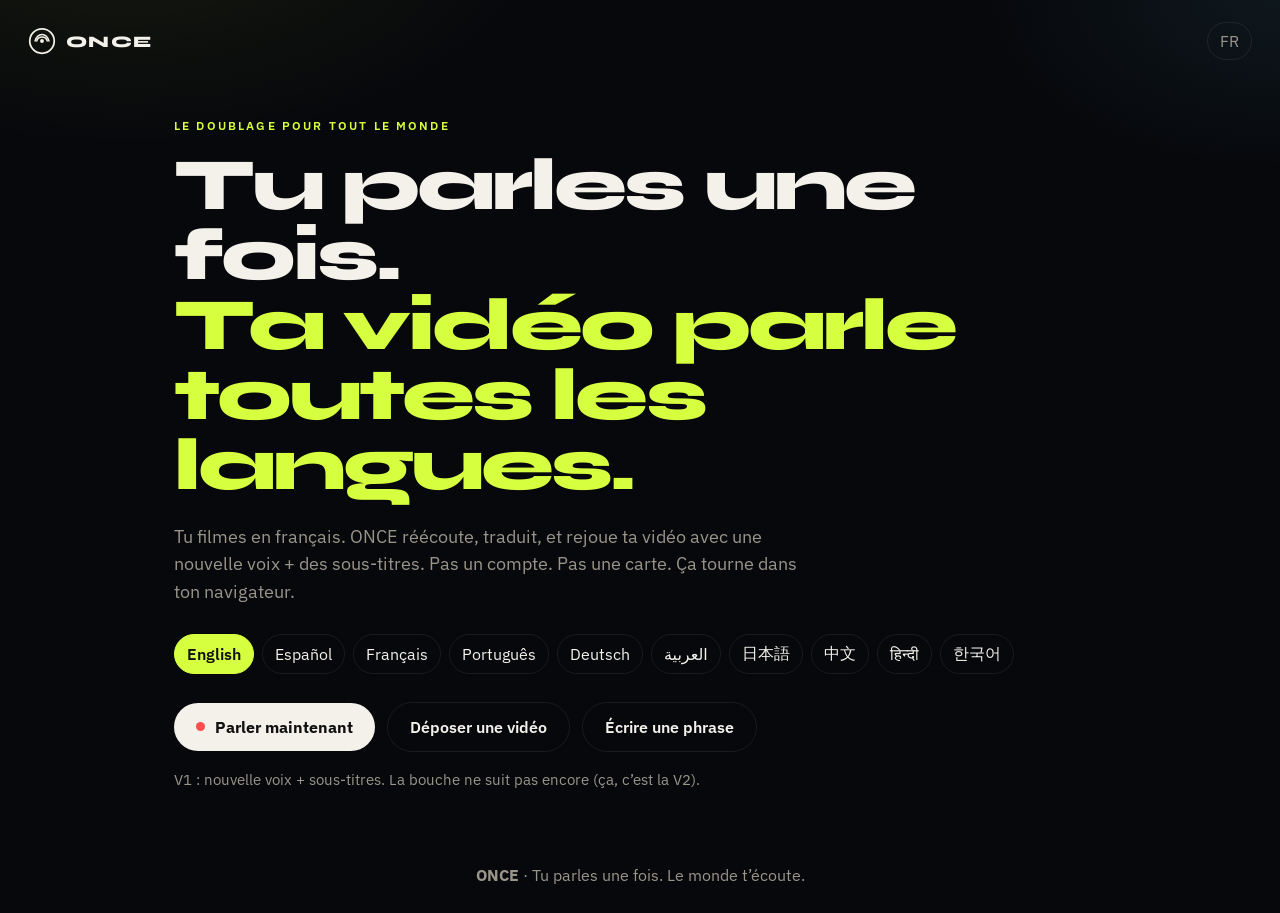
<file: docs/index.html>
<!DOCTYPE html>
<html lang="fr">
<head>
  <meta charset="UTF-8" />
  <meta name="viewport" content="width=device-width, initial-scale=1.0" />
  <title>ONCE — Tu parles une fois. Le monde t'écoute.</title>
  <link rel="icon" href="./favicon.svg" type="image/svg+xml" />
  <link rel="preconnect" href="https://fonts.googleapis.com" />
  <link rel="preconnect" href="https://fonts.gstatic.com" crossorigin />
  <link href="https://fonts.googleapis.com/css2?family=Syne:wght@500;700;800&family=IBM+Plex+Sans:wght@400;500;600&display=swap" rel="stylesheet" />
  <link rel="stylesheet" href="./styles.css" />
</head>
<body>
  <div class="noise"></div>
  <header class="top">
    <a class="brand" href="./">
      <svg width="28" height="28" viewBox="0 0 32 32" aria-hidden="true">
        <circle cx="16" cy="16" r="14" fill="none" stroke="currentColor" stroke-width="2"/>
        <path d="M10 16c2-6 10-6 12 0M8 16c3-10 13-10 16 0" fill="none" stroke="currentColor" stroke-width="1.6" stroke-linecap="round"/>
        <circle cx="16" cy="16" r="2.2" fill="currentColor"/>
      </svg>
      ONCE
    </a>
    <nav>
      <button type="button" id="langUi" class="ghost" title="Langue de l'interface">FR</button>
    </nav>
  </header>

  <main>
    <section id="hero" class="hero">
      <p class="eyebrow" data-i18n="eyebrow">Le doublage pour tout le monde</p>
      <h1>
        <span data-i18n="h1a">Tu parles une fois.</span><br />
        <em data-i18n="h1b">Ta vidéo parle toutes les langues.</em>
      </h1>
      <p class="lead" data-i18n="lead">
        Tu filmes en français. ONCE réécoute, traduit, et rejoue ta vidéo avec une nouvelle voix + des sous-titres.
        Pas un compte. Pas une carte. Ça tourne dans ton navigateur.
      </p>

      <div class="langs" id="targetPicker" role="listbox" aria-label="Langue cible"></div>

      <div class="actions">
        <button type="button" class="primary" id="btnRecord">
          <span class="dot"></span>
          <span data-i18n="record">Parler maintenant</span>
        </button>
        <label class="secondary" id="btnUpload">
          <input type="file" id="file" accept="video/*,audio/*" hidden />
          <span data-i18n="upload">Déposer une vidéo</span>
        </label>
        <button type="button" class="secondary" id="btnType" data-i18n="type">Écrire une phrase</button>
      </div>
      <p class="hint" data-i18n="hint">V1 : nouvelle voix + sous-titres. La bouche ne suit pas encore (ça, c’est la V2).</p>
      <p id="err" class="err" hidden></p>
    </section>

    <section id="studio" class="studio hidden">
      <div class="stage">
        <video id="player" playsinline></video>
        <div id="emptyStage" class="empty-stage">ONCE</div>
        <div id="subs" class="subs"></div>
        <div id="recBadge" class="rec hidden">REC</div>
        <div id="status" class="status"></div>
        <button type="button" id="btnStop" class="stop hidden">Stop</button>
      </div>
      <aside class="panel">
        <p class="step" id="stepLabel">—</p>
        <div class="pair">
          <div>
            <h3 data-i18n="original">Original</h3>
            <p id="srcText" class="script"></p>
          </div>
          <div>
            <h3 id="dstTitle">English</h3>
            <p id="dstText" class="script"></p>
          </div>
        </div>
        <div class="row">
          <button type="button" class="primary" id="btnPlayDub" disabled data-i18n="play">Écouter la nouvelle voix</button>
          <button type="button" class="secondary" id="btnDl" disabled data-i18n="dl">Télécharger .srt</button>
        </div>
        <button type="button" class="ghost wide" id="btnReset" data-i18n="again">Recommencer</button>
      </aside>
    </section>
  </main>

  <footer>
    <p><strong>ONCE</strong> · <span data-i18n="foot">Tu parles une fois. Le monde t’écoute.</span></p>
  </footer>

  <div id="modal" class="modal hidden">
    <div class="modal-card">
      <h2 data-i18n="typeTitle">Écris ce que tu as dit</h2>
      <textarea id="typeBox" rows="5"></textarea>
      <div class="row">
        <button type="button" class="primary" id="btnTypeGo" data-i18n="typeGo">Traduire</button>
        <button type="button" class="ghost" id="btnTypeCancel" data-i18n="cancel">Annuler</button>
      </div>
    </div>
  </div>

  <script src="./app.js" type="module"></script>
</body>
</html>
</file>
<file: docs/styles.css>
:root {
  --bg: #07080c;
  --ink: #f4f1ea;
  --mute: #9a958a;
  --line: rgba(255,255,255,.08);
  --accent: #d6ff3f;
  --accent-2: #7cf0ff;
  --danger: #ff4d4d;
  --card: #101218;
}
* { box-sizing: border-box; margin: 0; padding: 0; }
html, body { min-height: 100%; }
body {
  font-family: "IBM Plex Sans", system-ui, sans-serif;
  background: var(--bg);
  color: var(--ink);
  overflow-x: hidden;
}
.noise {
  pointer-events: none;
  position: fixed; inset: 0;
  background:
    radial-gradient(900px 500px at 10% -10%, rgba(214,255,63,.08), transparent 50%),
    radial-gradient(700px 400px at 100% 0%, rgba(124,240,255,.07), transparent 45%);
  z-index: 0;
}
.top, main, footer { position: relative; z-index: 1; }
.top {
  display: flex; align-items: center; justify-content: space-between;
  padding: 22px 28px;
}
.brand {
  display: flex; align-items: center; gap: 10px;
  color: var(--ink); text-decoration: none;
  font-family: Syne, sans-serif; font-weight: 800; letter-spacing: .08em;
}
nav { display: flex; gap: 10px; }
.hero {
  max-width: 980px;
  margin: 4vh auto 0;
  padding: 0 24px 48px;
}
.eyebrow {
  color: var(--accent);
  font-weight: 600;
  letter-spacing: .18em;
  text-transform: uppercase;
  font-size: 12px;
  margin-bottom: 18px;
}
h1 {
  font-family: Syne, sans-serif;
  font-weight: 800;
  font-size: clamp(2.4rem, 6vw, 4.6rem);
  line-height: .95;
  letter-spacing: -.04em;
}
h1 em { font-style: normal; color: var(--accent); }
.lead {
  max-width: 640px;
  margin: 22px 0 28px;
  color: var(--mute);
  font-size: 1.12rem;
  line-height: 1.55;
}
.langs {
  display: flex; flex-wrap: wrap; gap: 8px;
  margin-bottom: 28px;
}
.chip {
  border: 1px solid var(--line);
  background: transparent;
  color: var(--ink);
  padding: 8px 12px;
  border-radius: 999px;
  cursor: pointer;
  font: inherit;
}
.chip.on {
  background: var(--accent);
  color: #111;
  border-color: var(--accent);
  font-weight: 600;
}
.actions { display: flex; flex-wrap: wrap; gap: 12px; align-items: center; }
button, .secondary {
  font: inherit; cursor: pointer; border: 0;
}
.primary {
  background: var(--ink);
  color: #111;
  border-radius: 999px;
  padding: 14px 22px;
  font-weight: 700;
  display: inline-flex; align-items: center; gap: 10px;
}
.primary:disabled { opacity: .4; cursor: not-allowed; }
.primary .dot {
  width: 9px; height: 9px; border-radius: 50%;
  background: var(--danger);
  box-shadow: 0 0 0 0 rgba(255,77,77,.7);
}
.primary.live .dot { animation: pulse 1.2s infinite; }
@keyframes pulse {
  0% { box-shadow: 0 0 0 0 rgba(255,77,77,.55); }
  100% { box-shadow: 0 0 0 12px rgba(255,77,77,0); }
}
.secondary {
  display: inline-flex; align-items: center; justify-content: center;
  padding: 14px 22px;
  border-radius: 999px;
  border: 1px solid var(--line);
  background: transparent;
  color: var(--ink);
  font-weight: 600;
}
.ghost {
  background: transparent; color: var(--mute);
  border: 1px solid var(--line);
  padding: 8px 12px; border-radius: 999px;
}
.ghost.wide { width: 100%; margin-top: 10px; padding: 12px; }
.hint { margin-top: 18px; color: var(--mute); font-size: .92rem; }
.err {
  margin-top: 14px;
  color: #ffb4b4;
  background: rgba(255,77,77,.12);
  border: 1px solid rgba(255,77,77,.35);
  padding: 12px 14px;
  border-radius: 14px;
  max-width: 640px;
}
.modal {
  position: fixed; inset: 0; z-index: 20;
  background: rgba(0,0,0,.62);
  display: flex; align-items: center; justify-content: center;
  padding: 20px;
}
.modal.hidden { display: none; }
.modal-card {
  width: min(560px, 100%);
  background: #14161c;
  border: 1px solid var(--line);
  border-radius: 20px;
  padding: 22px;
}
.modal-card h2 { font-family: Syne, sans-serif; margin-bottom: 12px; font-size: 1.3rem; }
.modal-card textarea {
  width: 100%;
  background: #0b0c10;
  color: var(--ink);
  border: 1px solid var(--line);
  border-radius: 12px;
  padding: 12px;
  font: inherit;
  resize: vertical;
  margin-bottom: 14px;
}
.studio {
  display: grid;
  grid-template-columns: 1.3fr .9fr;
  gap: 22px;
  max-width: 1180px;
  margin: 0 auto 60px;
  padding: 0 24px;
}
.studio.hidden, .hidden { display: none; }
.stage {
  position: relative;
  background: #000;
  border-radius: 24px;
  overflow: hidden;
  min-height: 360px;
  border: 1px solid var(--line);
}
video { width: 100%; height: 100%; object-fit: contain; background: #000; min-height: 360px; }
.empty-stage {
  position: absolute; inset: 0;
  display: flex; align-items: center; justify-content: center;
  font-family: Syne, sans-serif; font-weight: 800; font-size: 4rem;
  letter-spacing: .12em; color: rgba(214,255,63,.35);
  pointer-events: none;
}
.empty-stage.off { display: none; }
.subs {
  position: absolute; left: 50%; bottom: 28px; transform: translateX(-50%);
  width: min(92%, 640px);
  text-align: center;
  font-family: Syne, sans-serif;
  font-weight: 700;
  font-size: 1.35rem;
  text-wrap: balance;
  text-shadow: 0 2px 16px #000;
  pointer-events: none;
}
.rec {
  position: absolute; top: 16px; left: 16px;
  background: var(--danger); color: #fff;
  font-weight: 800; letter-spacing: .14em;
  padding: 4px 10px; border-radius: 6px; font-size: 12px;
}
.status {
  position: absolute; top: 16px; right: 16px;
  background: rgba(0,0,0,.55);
  backdrop-filter: blur(8px);
  padding: 8px 12px; border-radius: 999px;
  font-size: 13px; color: var(--accent);
}
.stop {
  position: absolute; left: 50%; bottom: 86px; transform: translateX(-50%);
  background: var(--danger); color: #fff;
  border: 0; border-radius: 999px;
  padding: 12px 28px; font-weight: 800; cursor: pointer;
}
.panel {
  background: var(--card);
  border: 1px solid var(--line);
  border-radius: 24px;
  padding: 22px;
}
.step { color: var(--accent-2); font-weight: 600; margin-bottom: 16px; }
.pair { display: grid; gap: 16px; margin-bottom: 18px; }
.panel h3 { font-size: 12px; letter-spacing: .14em; text-transform: uppercase; color: var(--mute); margin-bottom: 6px; }
.script {
  min-height: 72px;
  background: #0b0c10;
  border-radius: 14px;
  padding: 12px;
  line-height: 1.45;
  color: var(--ink);
  white-space: pre-wrap;
}
.row { display: flex; flex-wrap: wrap; gap: 8px; }
footer {
  padding: 28px;
  color: var(--mute);
  text-align: center;
}
@media (max-width: 860px) {
  .studio { grid-template-columns: 1fr; }
  h1 { font-size: 2.4rem; }
}
</file>
